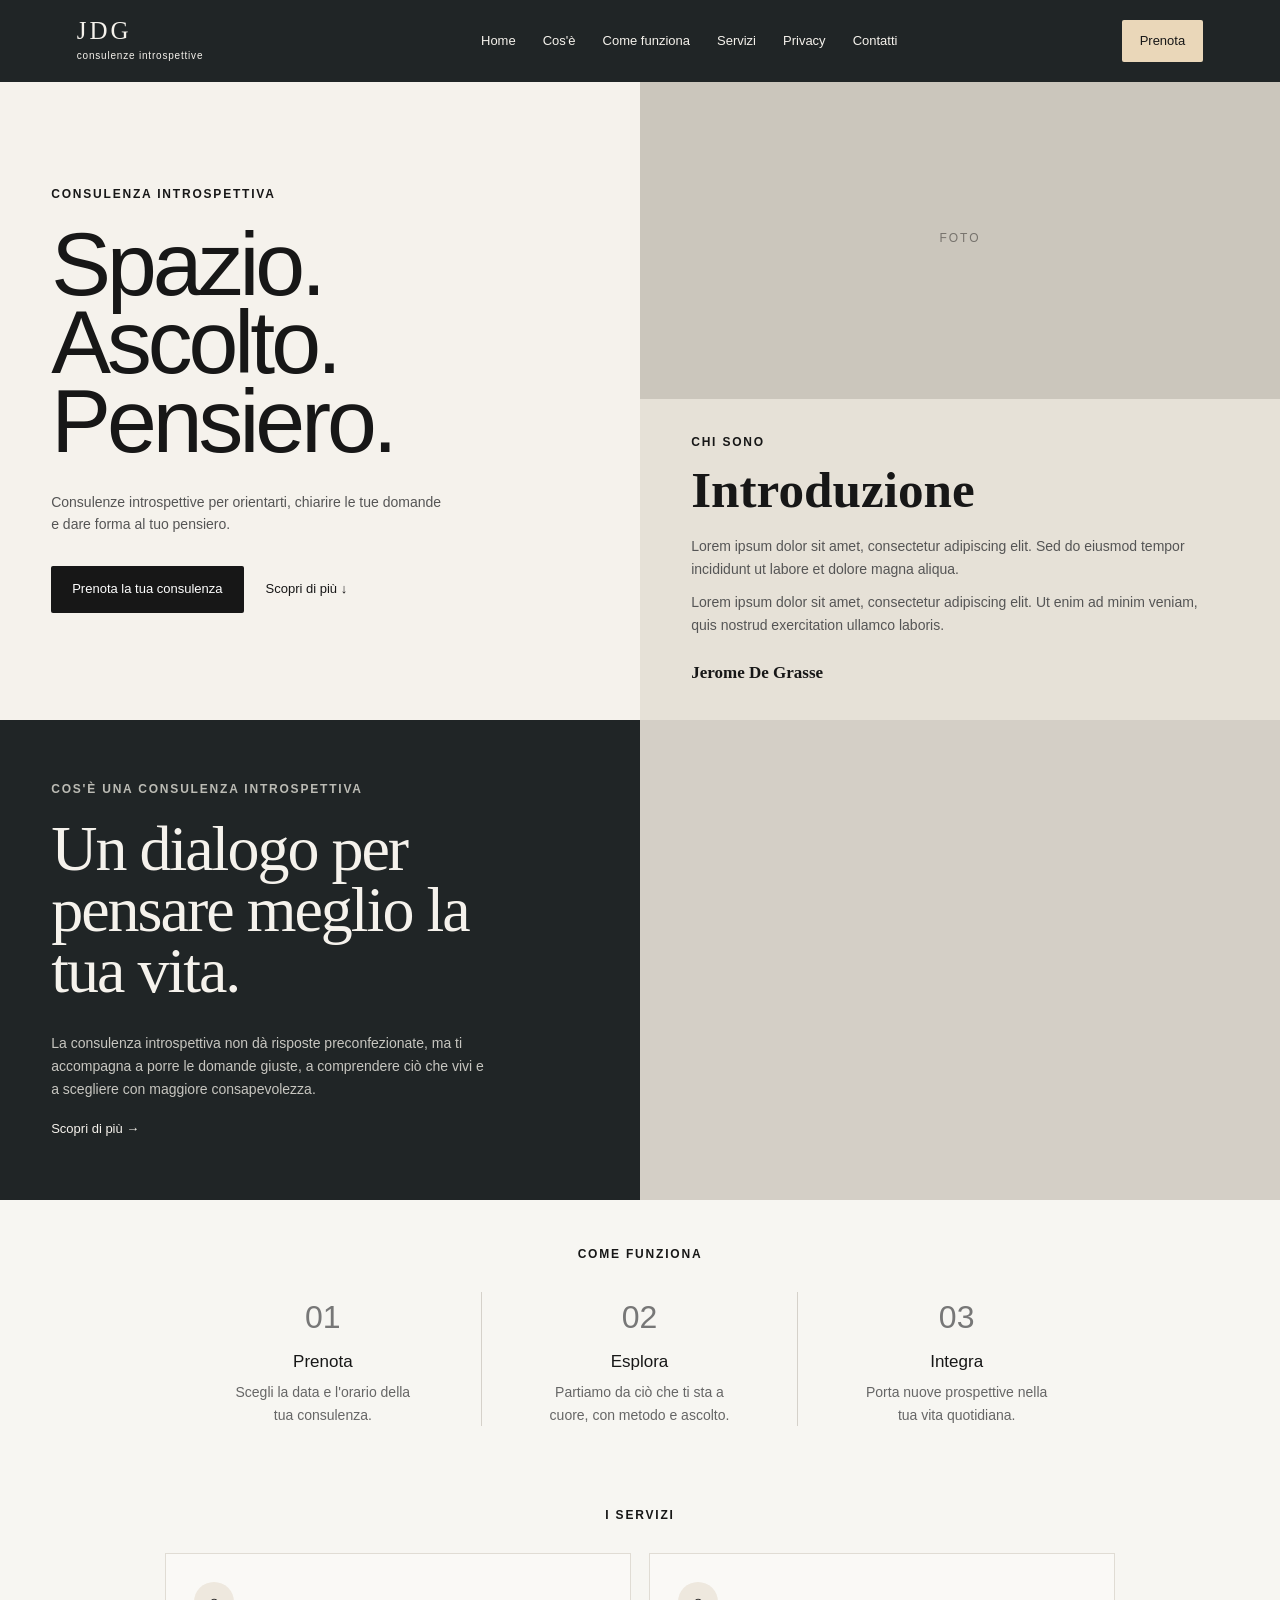
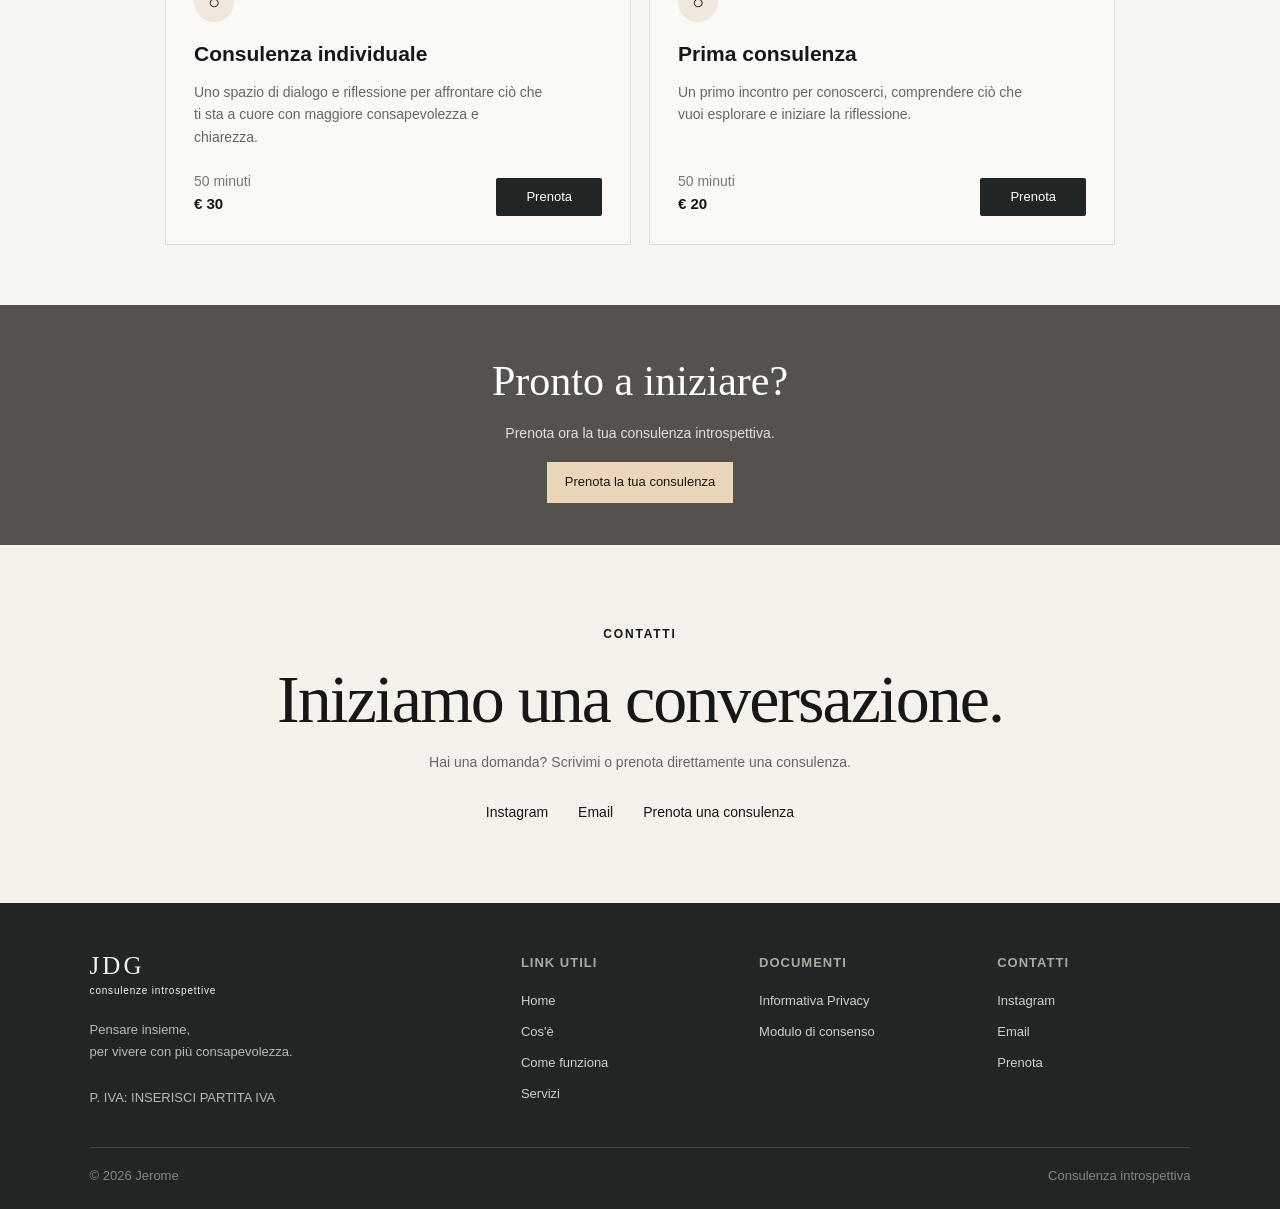
<file: index.html>
<!DOCTYPE html>
<html lang="it">

<head>
    <meta charset="UTF-8">
    <meta name="viewport" content="width=device-width, initial-scale=1.0">

    <title>JDG | Consulenze Introspettive</title>

    <link rel="stylesheet" href="style.css">
</head>

<body>

    <!-- =========================================
         HEADER
    ========================================== -->

    <header>

        <nav>

            <a href="index.html" class="logo">
                <span>JDG</span>
                <small>consulenze introspettive</small>
            </a>

            <div class="nav-links">

                <a href="index.html">Home</a>
                <a href="#about">Cos'è</a>
                <a href="#come-funziona">Come funziona</a>
                <a href="#services">Servizi</a>
                <a href="privacy.html">Privacy</a>
                <a href="#contact">Contatti</a>

            </div>

            <a
                href="https://www.calendly.com/brocco-giovanni-ufficiale/consulenza-filosofica"
                class="nav-button">

                Prenota

            </a>

        </nav>

    </header>


    <main>


        <!-- =========================================
             HERO

             LEFT 50% = HERO
             RIGHT 50% = JEROME
        ========================================== -->

        <section class="hero">


            <!-- LEFT SIDE -->

            <div class="hero-content">

                <p class="eyebrow">
                    CONSULENZA INTROSPETTIVA
                </p>

                <h1>
                    Spazio.<br>
                    Ascolto.<br>
                    Pensiero.
                </h1>

                <p class="hero-text">

                    Consulenze introspettive per orientarti,
                    chiarire le tue domande e dare forma
                    al tuo pensiero.

                </p>


                <div class="hero-buttons">

                    <a
                        href="https://www.calendly.com/brocco-giovanni-ufficiale/consulenza-filosofica"
                        class="button">

                        Prenota la tua consulenza

                    </a>


                    <a href="#about" class="text-link">

                        Scopri di più ↓

                    </a>

                </div>

            </div>


            <!-- =====================================
                 RIGHT SIDE

                 TOP HALF = PHOTO
                 BOTTOM HALF = INTRODUCTION
            ====================================== -->

            <div class="hero-right">


                <!-- TOP HALF: PHOTO -->

                <div class="intro-photo">

                    <!--
                    Quando avrai la foto:

                    1. Mettila nella cartella images
                    2. Chiamala jerome.jpg
                    3. Nel CSS trovi già:

                    background-image: url("images/jerome.jpg");

                    Per ora è commentato.
                    -->

                    <span class="photo-placeholder">
                        FOTO
                    </span>

                </div>


                <!-- BOTTOM HALF: INTRO -->

                <div class="intro-content">

                    <p class="eyebrow">
                        CHI SONO
                    </p>

                    <h2>
                        Introduzione
                    </h2>

                    <p>

                        Lorem ipsum dolor sit amet, consectetur
                        adipiscing elit. Sed do eiusmod tempor
                        incididunt ut labore et dolore magna aliqua.

                    </p>

                    <p>

                        Lorem ipsum dolor sit amet, consectetur
                        adipiscing elit. Ut enim ad minim veniam,
                        quis nostrud exercitation ullamco laboris.

                    </p>

                    <p class="intro-name">
                        Jerome De Grasse
                    </p>

                </div>


            </div>

        </section>


        <!-- =========================================
             ABOUT
        ========================================== -->

        <section id="about" class="about">


            <div class="about-text">

                <p class="eyebrow">
                    COS'È UNA CONSULENZA INTROSPETTIVA
                </p>

                <h2>

                    Un dialogo per pensare meglio
                    la tua vita.

                </h2>

                <p class="about-description">

                    La consulenza introspettiva non dà risposte
                    preconfezionate, ma ti accompagna a porre
                    le domande giuste, a comprendere ciò che vivi
                    e a scegliere con maggiore consapevolezza.

                </p>

                <a href="#come-funziona" class="light-link">

                    Scopri di più →

                </a>

            </div>


            <div class="about-image">

                <!--
                FUTURA IMMAGINE

                background-image: url("images/about.jpg");
                -->

            </div>


        </section>


        <!-- =========================================
             COME FUNZIONA
        ========================================== -->

        <section id="come-funziona" class="process">

            <p class="eyebrow section-title">
                COME FUNZIONA
            </p>


            <div class="process-list">


                <div class="process-item">

                    <span class="process-number">
                        01
                    </span>

                    <h3>
                        Prenota
                    </h3>

                    <p>

                        Scegli la data e l'orario
                        della tua consulenza.

                    </p>

                </div>


                <div class="process-item">

                    <span class="process-number">
                        02
                    </span>

                    <h3>
                        Esplora
                    </h3>

                    <p>

                        Partiamo da ciò che ti sta a cuore,
                        con metodo e ascolto.

                    </p>

                </div>


                <div class="process-item">

                    <span class="process-number">
                        03
                    </span>

                    <h3>
                        Integra
                    </h3>

                    <p>

                        Porta nuove prospettive
                        nella tua vita quotidiana.

                    </p>

                </div>


            </div>

        </section>


        <!-- =========================================
             SERVIZI
        ========================================== -->

        <section id="services" class="services">

            <p class="eyebrow section-title">
                I SERVIZI
            </p>


            <div class="service-list">


                <!-- INDIVIDUALE -->

                <div class="service-card">

                    <div class="service-icon">
                        ○
                    </div>

                    <h3>
                        Consulenza individuale
                    </h3>

                    <p>

                        Uno spazio di dialogo e riflessione
                        per affrontare ciò che ti sta a cuore
                        con maggiore consapevolezza e chiarezza.

                    </p>


                    <div class="service-bottom">

                        <div>

                            <span>
                                50 minuti
                            </span>

                            <strong>
                                € 30
                            </strong>

                        </div>


                        <a href="https://www.calendly.com/brocco-giovanni-ufficiale/consulenza-filosofica">

                            Prenota

                        </a>

                    </div>

                </div>


                <!-- PRIMA CONSULENZA -->

                <div class="service-card">

                    <div class="service-icon">
                        ○
                    </div>

                    <h3>
                        Prima consulenza
                    </h3>

                    <p>

                        Un primo incontro per conoscerci,
                        comprendere ciò che vuoi esplorare
                        e iniziare la riflessione.

                    </p>


                    <div class="service-bottom">

                        <div>

                            <span>
                                50 minuti
                            </span>

                            <strong>
                                € 20
                            </strong>

                        </div>


                        <a href="https://www.calendly.com/brocco-giovanni-ufficiale/consulenza-filosofica">

                            Prenota

                        </a>

                    </div>

                </div>


            </div>

        </section>


        <!-- =========================================
             CTA
        ========================================== -->

        <section class="cta">

            <div class="cta-image">
            </div>


            <div class="cta-content">

                <h2>
                    Pronto a iniziare?
                </h2>

                <p>

                    Prenota ora la tua
                    consulenza introspettiva.

                </p>

                <a
                    href="https://www.calendly.com/brocco-giovanni-ufficiale/consulenza-filosofica"
                    class="cta-button">

                    Prenota la tua consulenza

                </a>

            </div>

        </section>


        <!-- =========================================
             CONTACT
        ========================================== -->

        <section id="contact" class="contact">

            <p class="eyebrow">
                CONTATTI
            </p>

            <h2>
                Iniziamo una conversazione.
            </h2>

            <p>

                Hai una domanda? Scrivimi o prenota
                direttamente una consulenza.

            </p>


            <div class="contact-links">

                <a href="https://www.instagram.com/jeromedegrasse">
                    Instagram
                </a>

                <a href="mailto:brocco.giovanni.ufficiale@gmail.com">
                    Email
                </a>

                <a href="https://www.calendly.com/brocco-giovanni-ufficiale/consulenza-filosofica">
                    Prenota una consulenza
                </a>

            </div>

        </section>


    </main>


    <!-- =========================================
         FOOTER
    ========================================== -->

    <footer>

        <div class="footer-main">


            <div class="footer-brand">

                <a href="index.html" class="logo">

                    <span>
                        JDG
                    </span>

                    <small>
                        consulenze introspettive
                    </small>

                </a>


                <p>

                    Pensare insieme,<br>
                    per vivere con più consapevolezza.

                </p>


                <div class="footer-legal">

                    <p>
                        P. IVA: INSERISCI PARTITA IVA
                    </p>
<!--
                    <p>
                        PEC: INSERISCI PEC
                    </p>
-->
                </div>

            </div>


            <div class="footer-column">

                <h4>
                    LINK UTILI
                </h4>

                <a href="index.html">
                    Home
                </a>

                <a href="#about">
                    Cos'è
                </a>

                <a href="#come-funziona">
                    Come funziona
                </a>

                <a href="#services">
                    Servizi
                </a>

            </div>


            <div class="footer-column">

                <h4>
                    DOCUMENTI
                </h4>

                <a href="privacy.html">
                    Informativa Privacy
                </a>

                <a href="consenso.html">
                    Modulo di consenso
                </a>

            </div>


            <div class="footer-column">

                <h4>
                    CONTATTI
                </h4>

                <a href="https://www.instagram.com/jeromedegrasse">
                    Instagram
                </a>

                <a href="mailto:brocco.giovanni.ufficiale@gmail.com">
                    Email
                </a>

                <a href="https://www.calendly.com/brocco-giovanni-ufficiale/consulenza-filosofica">
                    Prenota
                </a>

            </div>


        </div>


        <div class="footer-bottom">

            <p>
                © 2026 Jerome
            </p>

            <p>
                Consulenza introspettiva
            </p>

        </div>

    </footer>


</body>

</html>
</file>
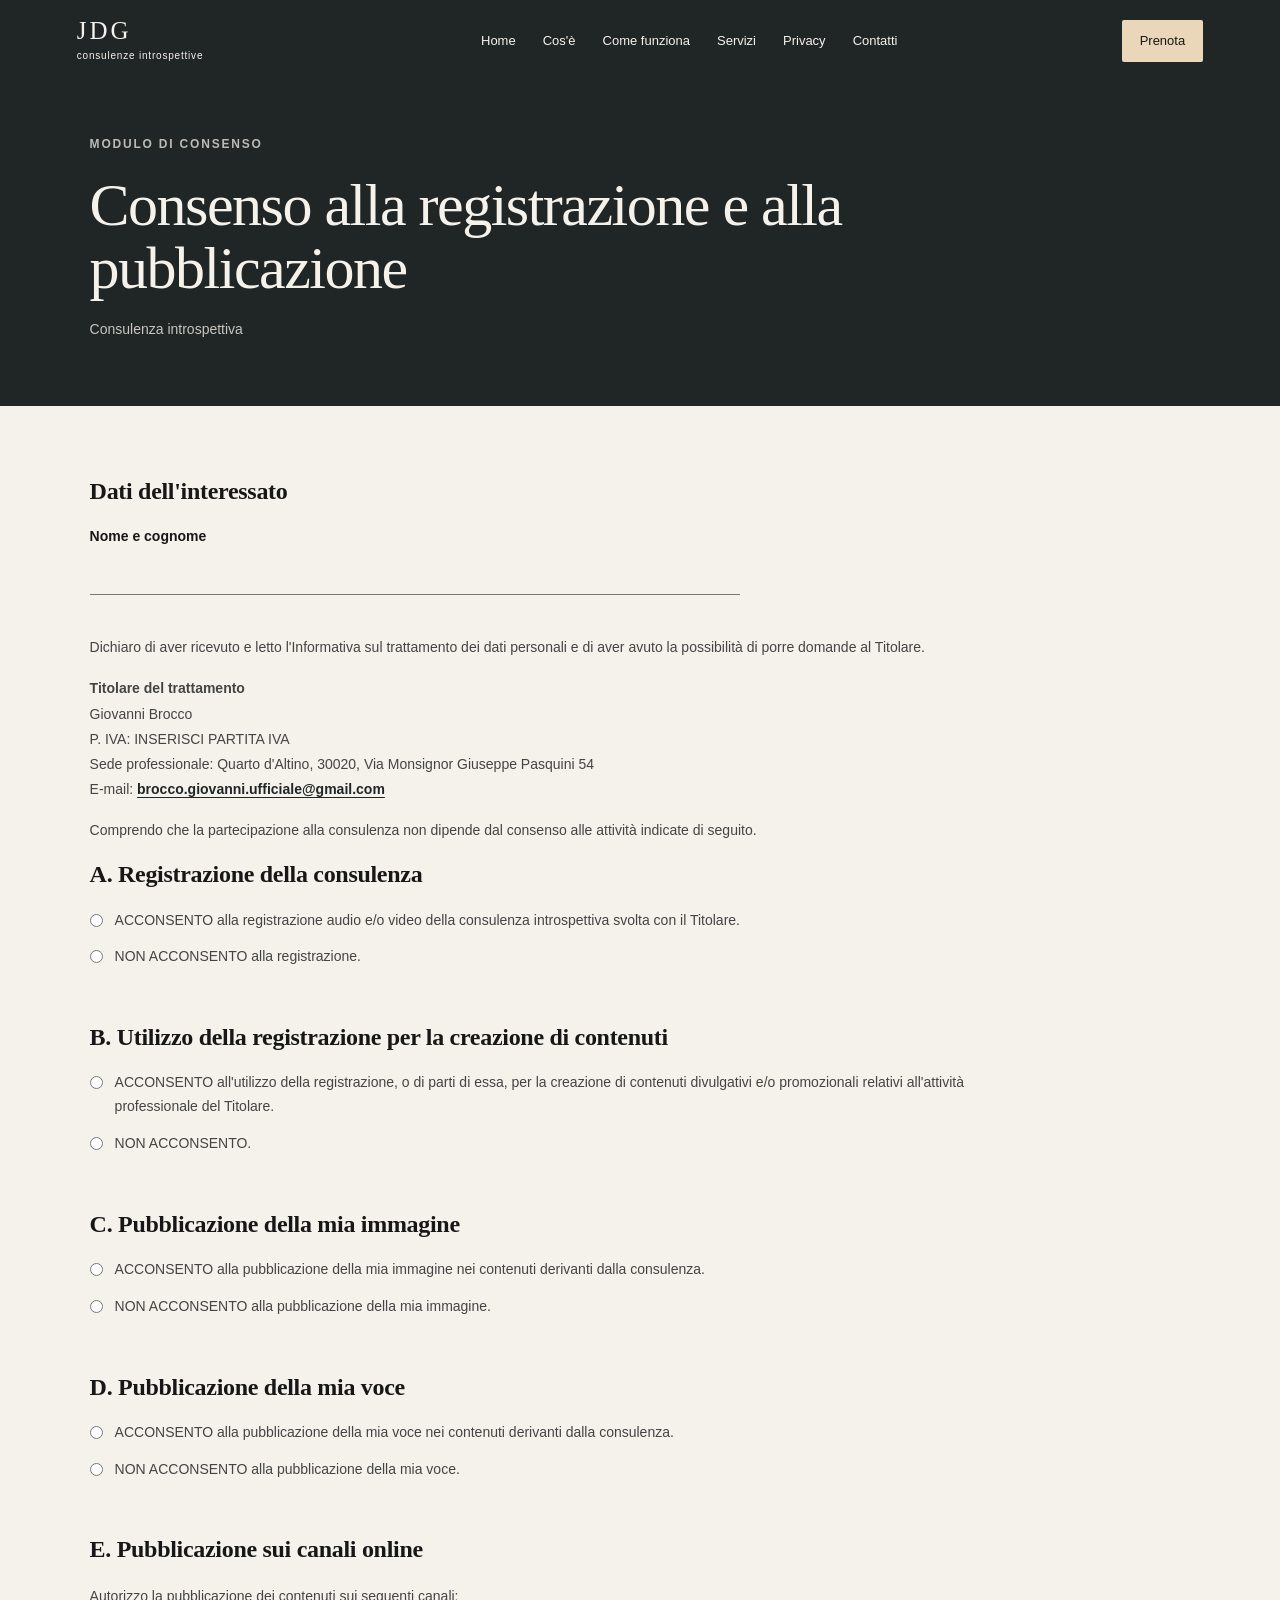
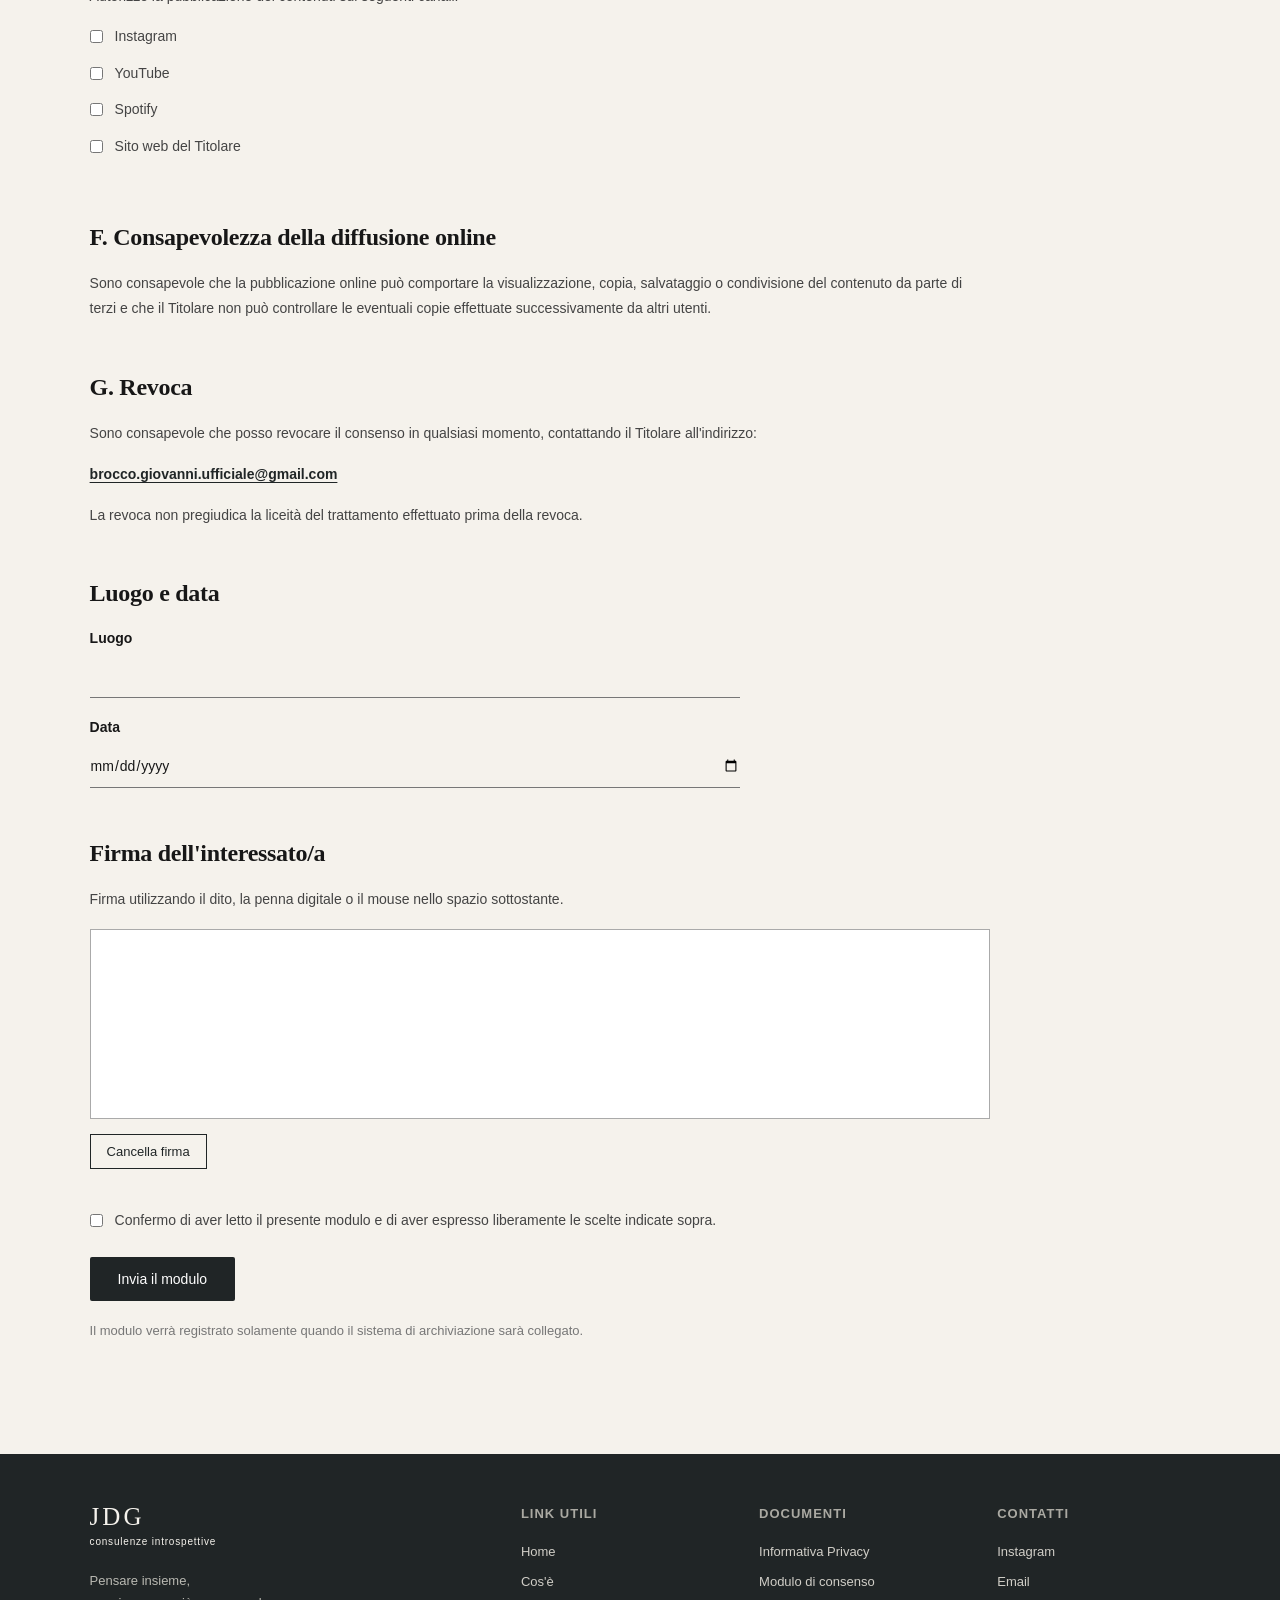
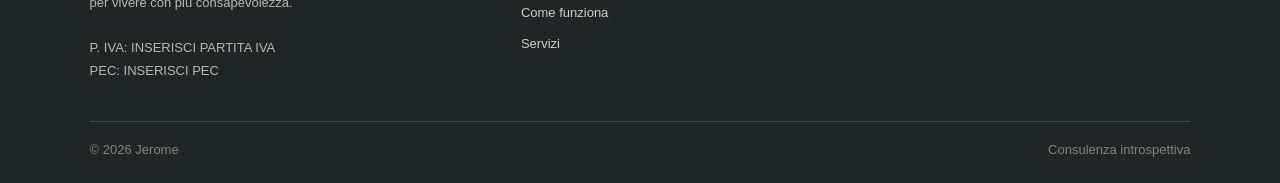
<file: consenso.html>
<!DOCTYPE html>
<html lang="it">

<head>

    <meta charset="UTF-8">

    <meta name="viewport"
          content="width=device-width, initial-scale=1.0">

    <title>
        Modulo di consenso | JDG
    </title>

    <link rel="stylesheet" href="style.css">

</head>


<body>


    <header>

        <nav>

            <a href="index.html" class="logo">

                <span>
                    JDG
                </span>

                <small>
                    consulenze introspettive
                </small>

            </a>


            <div class="nav-links">

                <a href="index.html">
                    Home
                </a>

                <a href="index.html#about">
                    Cos'è
                </a>

                <a href="index.html#come-funziona">
                    Come funziona
                </a>

                <a href="index.html#services">
                    Servizi
                </a>

                <a href="privacy.html">
                    Privacy
                </a>

                <a href="index.html#contact">
                    Contatti
                </a>

            </div>


            <a
                href="https://www.calendly.com/brocco-giovanni-ufficiale/consulenza-filosofica"
                class="nav-button">

                Prenota

            </a>

        </nav>

    </header>


    <main class="document-page">


        <!-- =========================================
             SAME HERO AS PRIVACY
        ========================================== -->

        <section class="document-hero">

            <p class="eyebrow">
                MODULO DI CONSENSO
            </p>

            <h1>

                Consenso alla registrazione
                e alla pubblicazione

            </h1>

            <p>

                Consulenza introspettiva

            </p>

        </section>


        <!-- =========================================
             SAME CONTENT STRUCTURE AS PRIVACY
        ========================================== -->

        <section class="document-content">


            <form id="consent-form">


                <!-- NAME -->

                <div class="document-form-section">

                    <h2>
                        Dati dell'interessato
                    </h2>

                    <label for="fullname">
                        Nome e cognome
                    </label>

                    <input
                        type="text"
                        id="fullname"
                        name="fullname"
                        required>

                </div>


                <p>

                    Dichiaro di aver ricevuto e letto
                    l'Informativa sul trattamento dei dati personali
                    e di aver avuto la possibilità di porre domande
                    al Titolare.

                </p>


                <p>

                    <strong>
                        Titolare del trattamento
                    </strong>

                    <br>

                    Giovanni Brocco

                    <br>

                    P. IVA:
                    INSERISCI PARTITA IVA

                    <br>

                    Sede professionale:
                    Quarto d'Altino, 30020,
                    Via Monsignor Giuseppe Pasquini 54

                    <br>

                    E-mail:

                    <a
                        href="mailto:brocco.giovanni.ufficiale@gmail.com"
                        class="document-link">

                        brocco.giovanni.ufficiale@gmail.com

                    </a>

                </p>


                <p>

                    Comprendo che la partecipazione alla consulenza
                    non dipende dal consenso alle attività
                    indicate di seguito.

                </p>


                <!-- =================================
                     A
                ================================== -->

                <fieldset class="document-form-section">

                    <legend>
                        A. Registrazione della consulenza
                    </legend>


                    <label class="form-choice">

                        <input
                            type="radio"
                            name="registrazione"
                            value="ACCONSENTO"
                            required>

                        <span>

                            ACCONSENTO alla registrazione audio
                            e/o video della consulenza introspettiva
                            svolta con il Titolare.

                        </span>

                    </label>


                    <label class="form-choice">

                        <input
                            type="radio"
                            name="registrazione"
                            value="NON ACCONSENTO">

                        <span>
                            NON ACCONSENTO alla registrazione.
                        </span>

                    </label>

                </fieldset>


                <!-- =================================
                     B
                ================================== -->

                <fieldset class="document-form-section">

                    <legend>

                        B. Utilizzo della registrazione
                        per la creazione di contenuti

                    </legend>


                    <label class="form-choice">

                        <input
                            type="radio"
                            name="utilizzo_registrazione"
                            value="ACCONSENTO"
                            required>

                        <span>

                            ACCONSENTO all'utilizzo della registrazione,
                            o di parti di essa, per la creazione
                            di contenuti divulgativi e/o promozionali
                            relativi all'attività professionale
                            del Titolare.

                        </span>

                    </label>


                    <label class="form-choice">

                        <input
                            type="radio"
                            name="utilizzo_registrazione"
                            value="NON ACCONSENTO">

                        <span>
                            NON ACCONSENTO.
                        </span>

                    </label>

                </fieldset>


                <!-- =================================
                     C
                ================================== -->

                <fieldset class="document-form-section">

                    <legend>
                        C. Pubblicazione della mia immagine
                    </legend>


                    <label class="form-choice">

                        <input
                            type="radio"
                            name="immagine"
                            value="ACCONSENTO"
                            required>

                        <span>

                            ACCONSENTO alla pubblicazione
                            della mia immagine nei contenuti
                            derivanti dalla consulenza.

                        </span>

                    </label>


                    <label class="form-choice">

                        <input
                            type="radio"
                            name="immagine"
                            value="NON ACCONSENTO">

                        <span>
                            NON ACCONSENTO alla pubblicazione
                            della mia immagine.
                        </span>

                    </label>

                </fieldset>


                <!-- =================================
                     D
                ================================== -->

                <fieldset class="document-form-section">

                    <legend>
                        D. Pubblicazione della mia voce
                    </legend>


                    <label class="form-choice">

                        <input
                            type="radio"
                            name="voce"
                            value="ACCONSENTO"
                            required>

                        <span>

                            ACCONSENTO alla pubblicazione
                            della mia voce nei contenuti
                            derivanti dalla consulenza.

                        </span>

                    </label>


                    <label class="form-choice">

                        <input
                            type="radio"
                            name="voce"
                            value="NON ACCONSENTO">

                        <span>
                            NON ACCONSENTO alla pubblicazione
                            della mia voce.
                        </span>

                    </label>

                </fieldset>


                <!-- =================================
                     E
                ================================== -->

                <fieldset class="document-form-section">

                    <legend>
                        E. Pubblicazione sui canali online
                    </legend>


                    <p>

                        Autorizzo la pubblicazione dei contenuti
                        sui seguenti canali:

                    </p>


                    <label class="form-choice">

                        <input
                            type="checkbox"
                            name="canali"
                            value="Instagram">

                        <span>
                            Instagram
                        </span>

                    </label>


                    <label class="form-choice">

                        <input
                            type="checkbox"
                            name="canali"
                            value="YouTube">

                        <span>
                            YouTube
                        </span>

                    </label>


                    <label class="form-choice">

                        <input
                            type="checkbox"
                            name="canali"
                            value="Spotify">

                        <span>
                            Spotify
                        </span>

                    </label>


                    <label class="form-choice">

                        <input
                            type="checkbox"
                            name="canali"
                            value="Sito web del Titolare">

                        <span>
                            Sito web del Titolare
                        </span>

                    </label>

                </fieldset>


                <!-- =================================
                     F
                ================================== -->

                <div class="document-form-section">

                    <h2>
                        F. Consapevolezza della diffusione online
                    </h2>

                    <p>

                        Sono consapevole che la pubblicazione online
                        può comportare la visualizzazione, copia,
                        salvataggio o condivisione del contenuto
                        da parte di terzi e che il Titolare non può
                        controllare le eventuali copie effettuate
                        successivamente da altri utenti.

                    </p>

                </div>


                <!-- =================================
                     G
                ================================== -->

                <div class="document-form-section">

                    <h2>
                        G. Revoca
                    </h2>

                    <p>

                        Sono consapevole che posso revocare
                        il consenso in qualsiasi momento,
                        contattando il Titolare all'indirizzo:

                    </p>

                    <p>

                        <a
                            href="mailto:brocco.giovanni.ufficiale@gmail.com"
                            class="document-link">

                            brocco.giovanni.ufficiale@gmail.com

                        </a>

                    </p>

                    <p>

                        La revoca non pregiudica la liceità
                        del trattamento effettuato prima
                        della revoca.

                    </p>

                </div>


                <!-- =================================
                     DATE
                ================================== -->

                <div class="document-form-section">

                    <h2>
                        Luogo e data
                    </h2>


                    <label for="place">
                        Luogo
                    </label>

                    <input
                        type="text"
                        id="place"
                        name="place"
                        required>


                    <label for="date">
                        Data
                    </label>

                    <input
                        type="date"
                        id="date"
                        name="date"
                        required>

                </div>


                <!-- =================================
                     SIGNATURE
                ================================== -->

                <div class="document-form-section">

                    <h2>
                        Firma dell'interessato/a
                    </h2>

                    <p>

                        Firma utilizzando il dito,
                        la penna digitale o il mouse
                        nello spazio sottostante.

                    </p>


                    <canvas
                        id="signature-pad"
                        class="signature-pad">
                    </canvas>


                    <input
                        type="hidden"
                        id="signature-data"
                        name="signature">


                    <button
                        type="button"
                        id="clear-signature"
                        class="secondary-button">

                        Cancella firma

                    </button>

                </div>


                <!-- =================================
                     FINAL CONFIRMATION
                ================================== -->

                <label class="final-confirmation">

                    <input
                        type="checkbox"
                        name="conferma"
                        value="SI"
                        required>

                    <span>

                        Confermo di aver letto il presente modulo
                        e di aver espresso liberamente le scelte
                        indicate sopra.

                    </span>

                </label>


                <!-- =================================
                     SUBMIT
                ================================== -->

                <button
                    type="submit"
                    class="submit-button">

                    Invia il modulo

                </button>


                <p
                    id="form-status"
                    class="form-status">

                    Il modulo verrà registrato solamente
                    quando il sistema di archiviazione
                    sarà collegato.

                </p>


            </form>


        </section>

    </main>


    <!-- =========================================
         FOOTER
    ========================================== -->

    <footer>

        <div class="footer-main">


            <div class="footer-brand">

                <a href="index.html" class="logo">

                    <span>
                        JDG
                    </span>

                    <small>
                        consulenze introspettive
                    </small>

                </a>


                <p>

                    Pensare insieme,<br>
                    per vivere con più consapevolezza.

                </p>


                <div class="footer-legal">

                    <p>
                        P. IVA: INSERISCI PARTITA IVA
                    </p>

                    <p>
                        PEC: INSERISCI PEC
                    </p>

                </div>

            </div>


            <div class="footer-column">

                <h4>
                    LINK UTILI
                </h4>

                <a href="index.html">
                    Home
                </a>

                <a href="index.html#about">
                    Cos'è
                </a>

                <a href="index.html#come-funziona">
                    Come funziona
                </a>

                <a href="index.html#services">
                    Servizi
                </a>

            </div>


            <div class="footer-column">

                <h4>
                    DOCUMENTI
                </h4>

                <a href="privacy.html">
                    Informativa Privacy
                </a>

                <a href="consenso.html">
                    Modulo di consenso
                </a>

            </div>


            <div class="footer-column">

                <h4>
                    CONTATTI
                </h4>

                <a href="https://www.instagram.com/jeromedegrasse">
                    Instagram
                </a>

                <a href="mailto:brocco.giovanni.ufficiale@gmail.com">
                    Email
                </a>

            </div>


        </div>


        <div class="footer-bottom">

            <p>
                © 2026 Jerome
            </p>

            <p>
                Consulenza introspettiva
            </p>

        </div>

    </footer>


    <!-- =========================================
         SIGNATURE FRONTEND
    ========================================== -->

    <script>

        const canvas =
            document.getElementById("signature-pad");

        const context =
            canvas.getContext("2d");

        const clearButton =
            document.getElementById("clear-signature");

        const form =
            document.getElementById("consent-form");

        const signatureData =
            document.getElementById("signature-data");

        const formStatus =
            document.getElementById("form-status");

        let drawing = false;

        let hasSignature = false;


        function setupCanvas() {

            const ratio =
                Math.max(
                    window.devicePixelRatio || 1,
                    1
                );

            const rect =
                canvas.getBoundingClientRect();


            canvas.width =
                rect.width * ratio;

            canvas.height =
                rect.height * ratio;


            context.setTransform(
                ratio,
                0,
                0,
                ratio,
                0,
                0
            );


            context.lineWidth = 2;

            context.lineCap = "round";

            context.lineJoin = "round";

            context.strokeStyle = "#171717";

        }


        setupCanvas();


        function getPosition(event) {

            const rect =
                canvas.getBoundingClientRect();


            const pointer =
                event.touches
                    ? event.touches[0]
                    : event;


            return {

                x:
                    pointer.clientX -
                    rect.left,

                y:
                    pointer.clientY -
                    rect.top

            };

        }


        function startDrawing(event) {

            event.preventDefault();


            drawing = true;

            hasSignature = true;


            const point =
                getPosition(event);


            context.beginPath();


            context.moveTo(
                point.x,
                point.y
            );

        }


        function draw(event) {

            if (!drawing) {
                return;
            }


            event.preventDefault();


            const point =
                getPosition(event);


            context.lineTo(
                point.x,
                point.y
            );


            context.stroke();

        }


        function stopDrawing() {

            drawing = false;

        }


        canvas.addEventListener(
            "mousedown",
            startDrawing
        );


        canvas.addEventListener(
            "mousemove",
            draw
        );


        window.addEventListener(
            "mouseup",
            stopDrawing
        );


        canvas.addEventListener(
            "touchstart",
            startDrawing,
            {
                passive: false
            }
        );


        canvas.addEventListener(
            "touchmove",
            draw,
            {
                passive: false
            }
        );


        canvas.addEventListener(
            "touchend",
            stopDrawing
        );


        clearButton.addEventListener(
            "click",
            function () {

                context.clearRect(
                    0,
                    0,
                    canvas.width,
                    canvas.height
                );


                hasSignature = false;

                signatureData.value = "";

                formStatus.textContent =
                    "";

            }
        );


        form.addEventListener(
            "submit",
            function (event) {

                event.preventDefault();


                if (!hasSignature) {

                    formStatus.textContent =
                        "Inserisci la firma prima di inviare.";

                    return;

                }


                signatureData.value =
                    canvas.toDataURL("image/png");


                /*
                =========================================
                BACKEND

                QUI collegheremo Cloudflare.

                Quando il backend sarà pronto,
                questo blocco verrà sostituito
                dalla richiesta al server.

                NON stiamo fingendo che il modulo
                sia stato salvato quando non lo è.
                =========================================
                */


                formStatus.textContent =

                    "Modulo compilato correttamente. " +

                    "Il sistema di archiviazione online " +

                    "deve ancora essere collegato prima " +

                    "che questo modulo possa essere utilizzato.";

            }
        );

    </script>


</body>

</html>
</file>
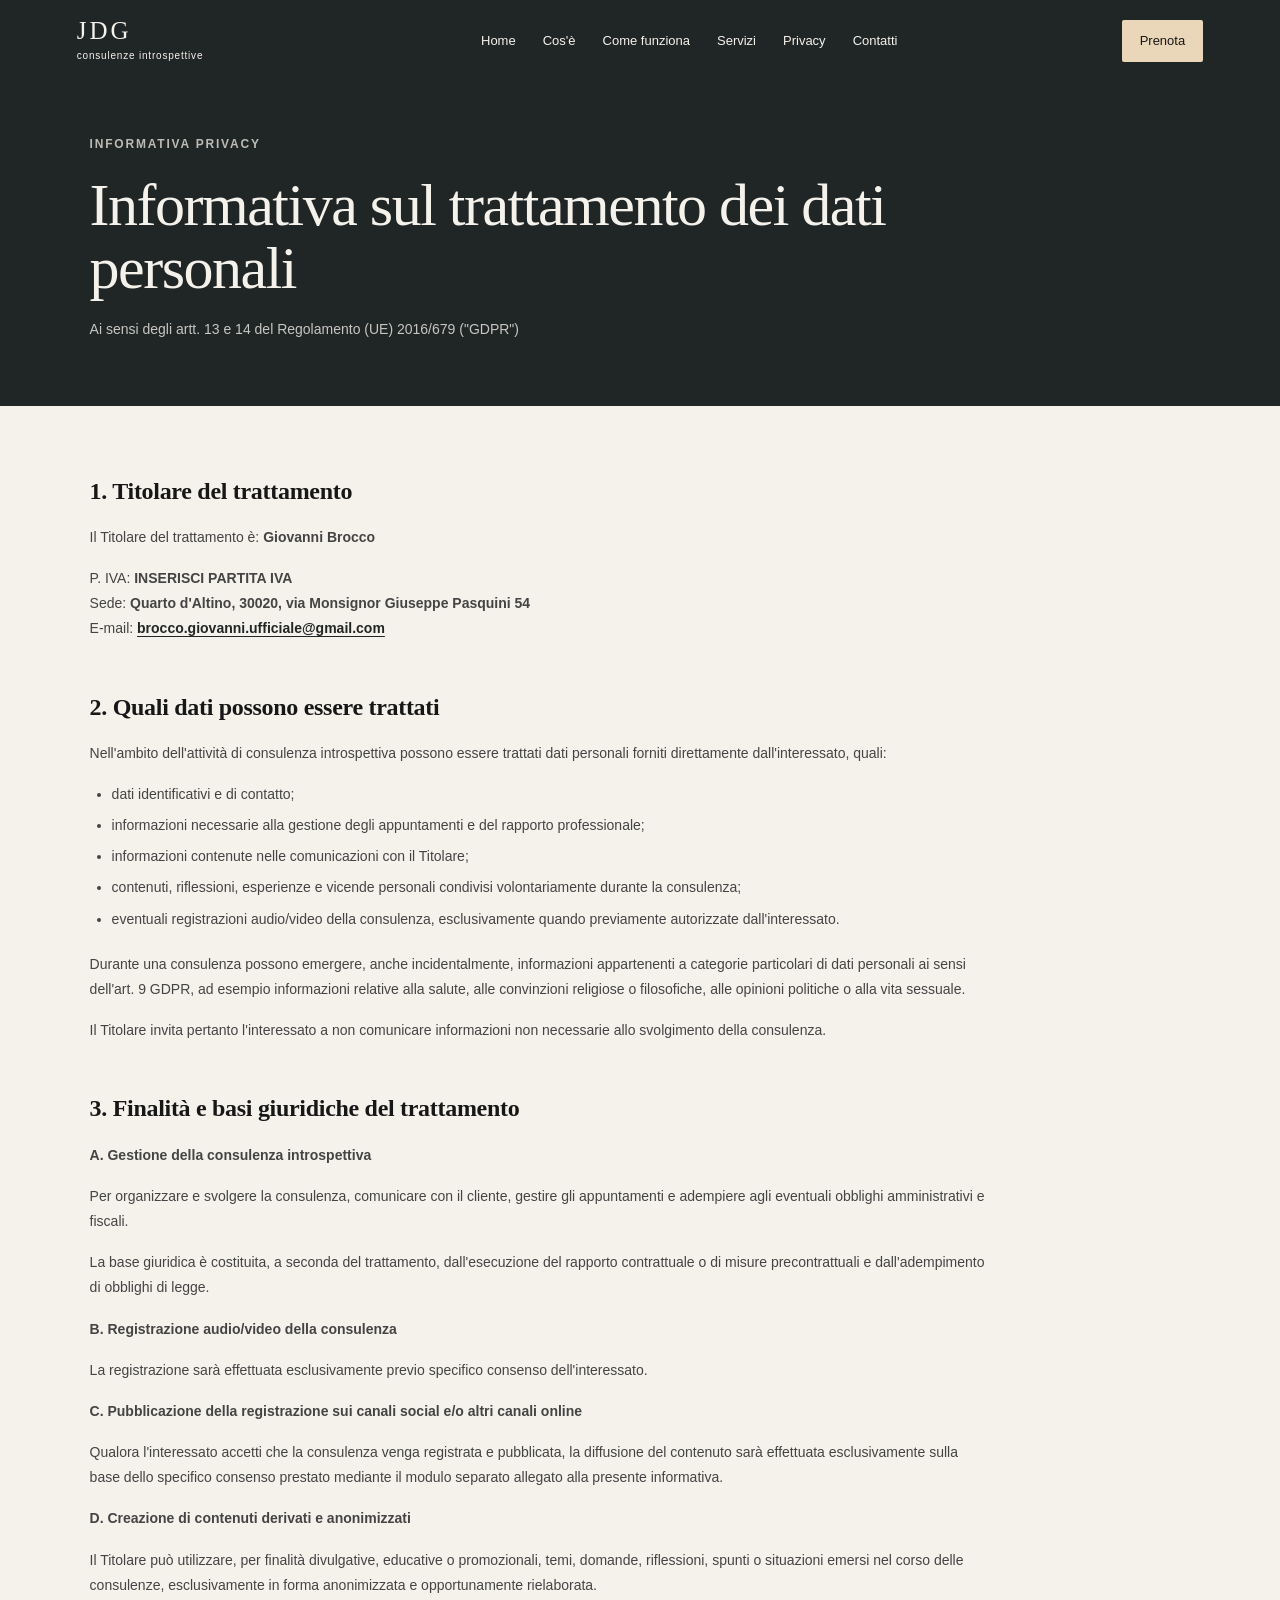
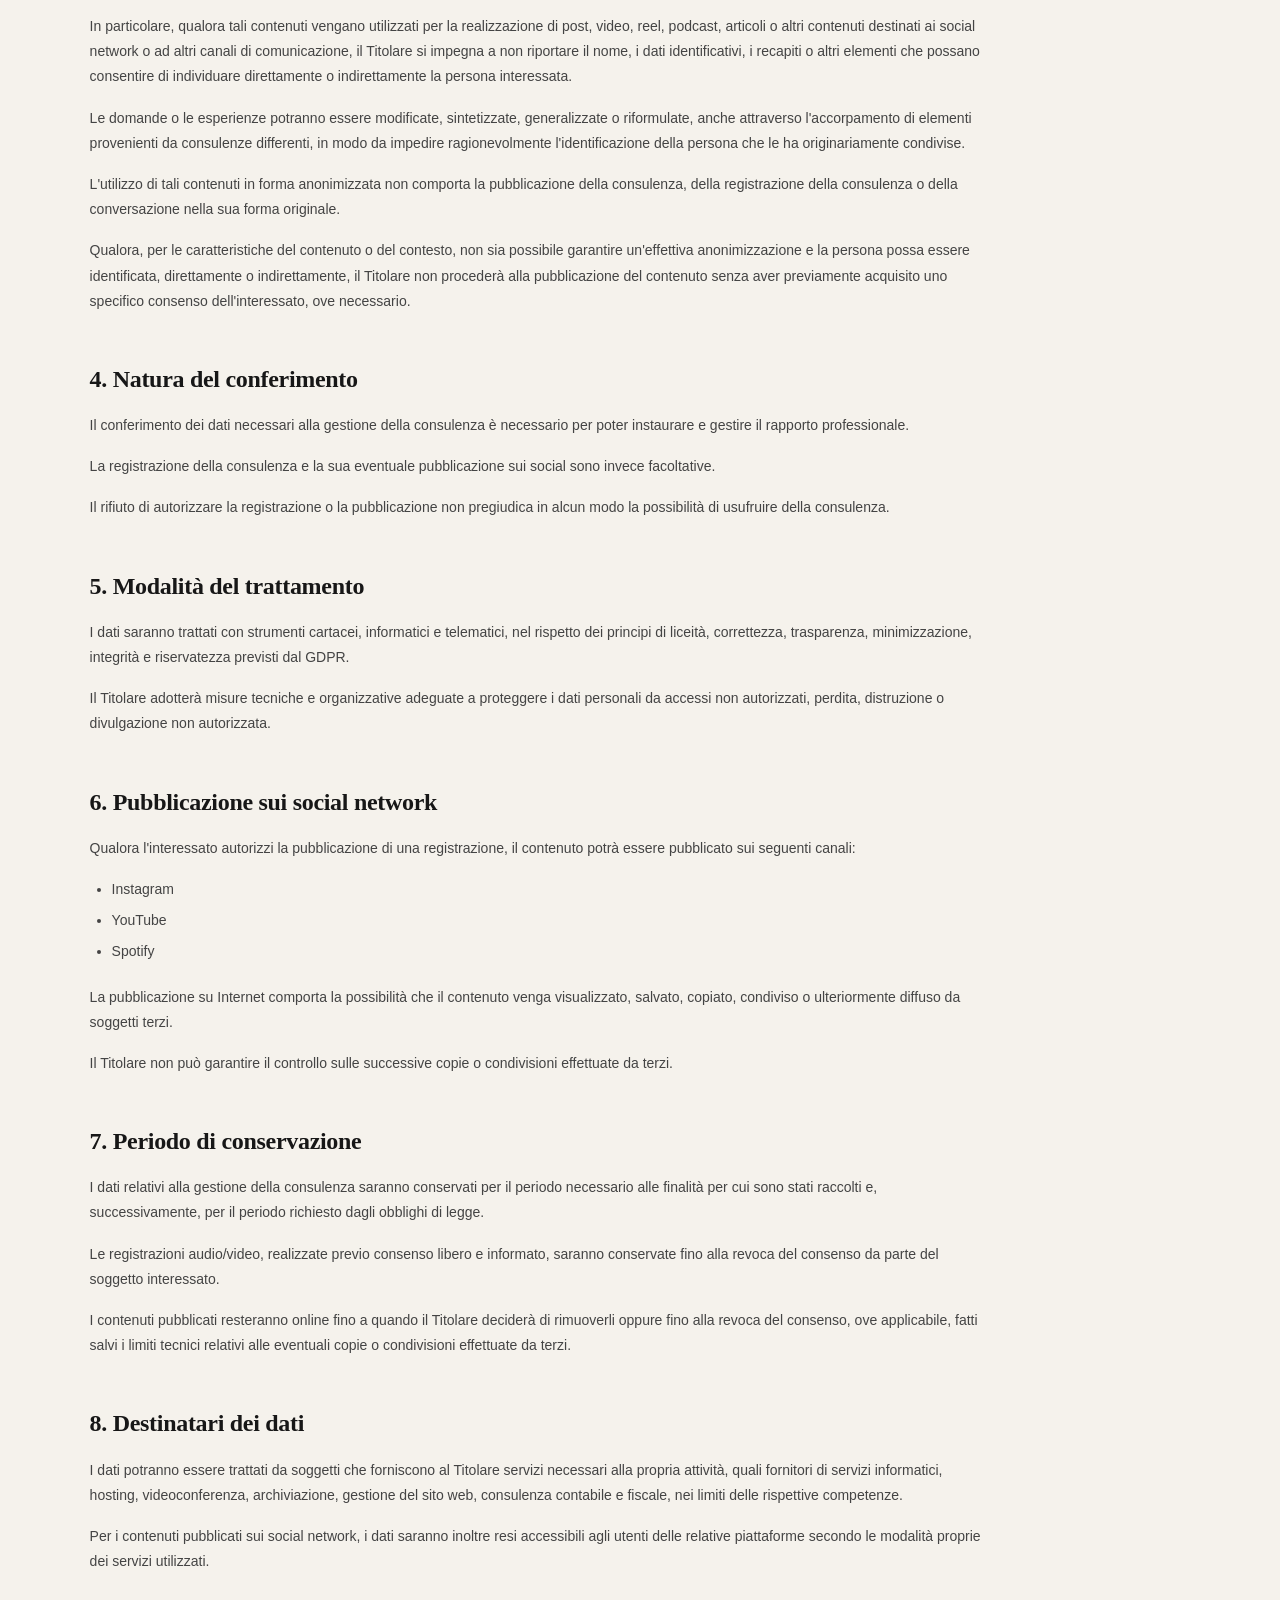
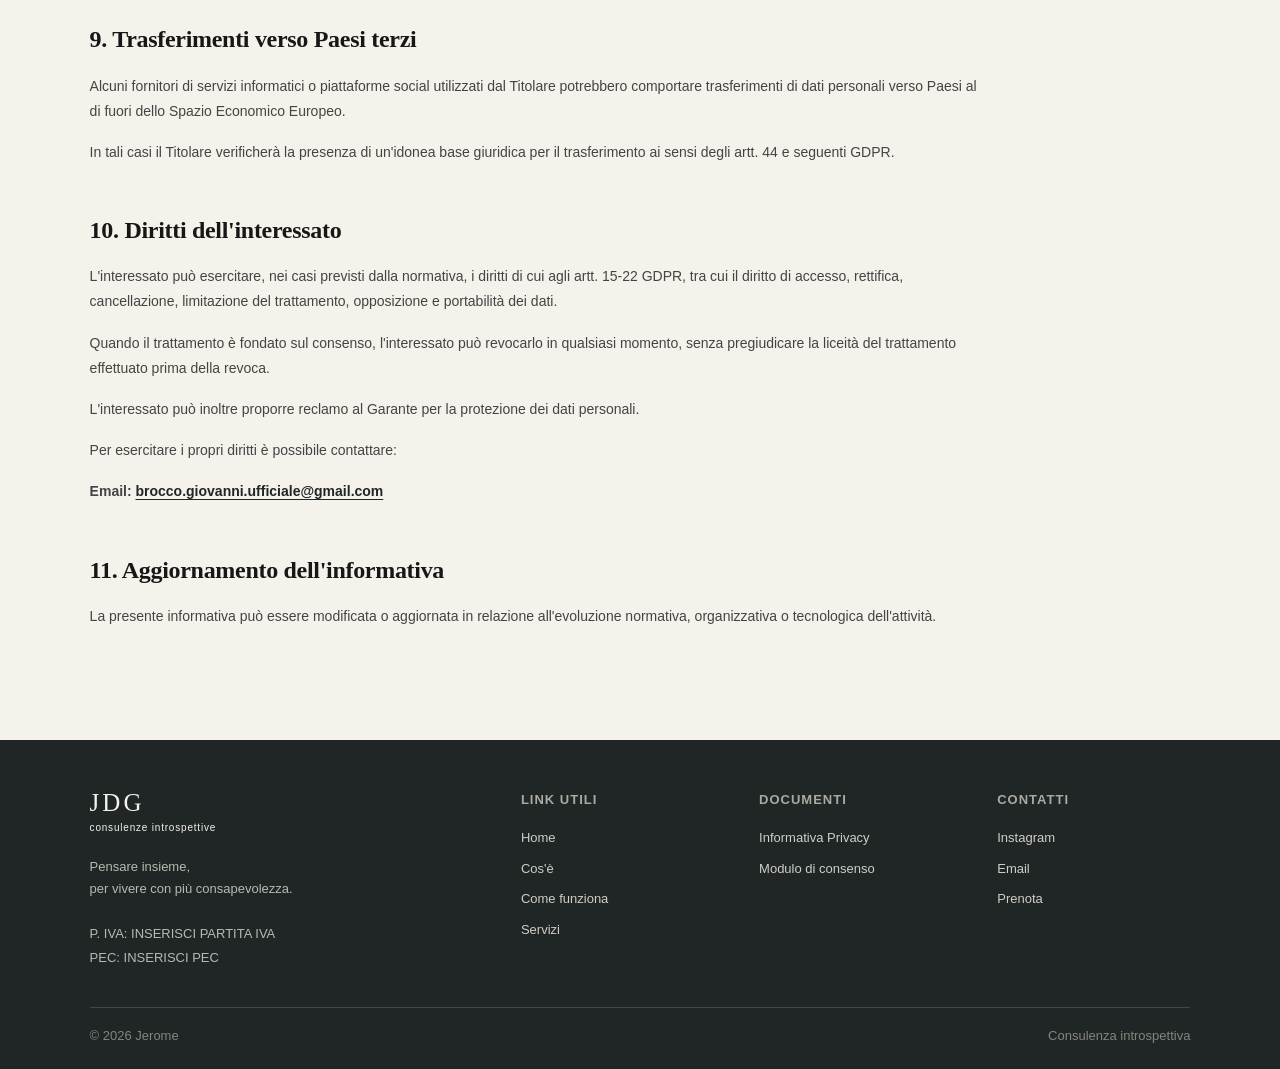
<file: privacy.html>
<!DOCTYPE html>
<html lang="it">

<head>

    <meta charset="UTF-8">

    <meta name="viewport"
          content="width=device-width, initial-scale=1.0">

    <title>
        Informativa Privacy | JDG
    </title>

    <link rel="stylesheet" href="style.css">

</head>


<body>


    <header>

        <nav>

            <a href="index.html" class="logo">

                <span>
                    JDG
                </span>

                <small>
                    consulenze introspettive
                </small>

            </a>


            <div class="nav-links">

                <a href="index.html">
                    Home
                </a>

                <a href="index.html#about">
                    Cos'è
                </a>

                <a href="index.html#come-funziona">
                    Come funziona
                </a>

                <a href="index.html#services">
                    Servizi
                </a>

                <a href="privacy.html">
                    Privacy
                </a>

                <a href="index.html#contact">
                    Contatti
                </a>

            </div>


            <a
                href="https://www.calendly.com/brocco-giovanni-ufficiale/consulenza-filosofica"
                class="nav-button">

                Prenota

            </a>

        </nav>

    </header>


    <main class="document-page">


        <!-- =========================================
             DOCUMENT HERO
        ========================================== -->

        <section class="document-hero">

            <p class="eyebrow">
                INFORMATIVA PRIVACY
            </p>

            <h1>

                Informativa sul trattamento
                dei dati personali

            </h1>

            <p>

                Ai sensi degli artt. 13 e 14 del
                Regolamento (UE) 2016/679 ("GDPR")

            </p>

        </section>


        <!-- =========================================
             DOCUMENT CONTENT
        ========================================== -->

        <section class="document-content">


            <h2>
                1. Titolare del trattamento
            </h2>

            <p>

                Il Titolare del trattamento è:
                <strong>Giovanni Brocco</strong>

            </p>

            <p>

                P. IVA:
                <strong>INSERISCI PARTITA IVA</strong>

                <br>

                Sede:
                <strong>
                    Quarto d'Altino, 30020,
                    via Monsignor Giuseppe Pasquini 54
                </strong>

                <br>

                E-mail:

                <a
                    href="mailto:brocco.giovanni.ufficiale@gmail.com"
                    class="document-link">

                    brocco.giovanni.ufficiale@gmail.com

                </a>

            </p>


            <h2>
                2. Quali dati possono essere trattati
            </h2>

            <p>

                Nell'ambito dell'attività di consulenza introspettiva
                possono essere trattati dati personali forniti
                direttamente dall'interessato, quali:

            </p>


            <ul>

                <li>
                    dati identificativi e di contatto;
                </li>

                <li>

                    informazioni necessarie alla gestione
                    degli appuntamenti e del rapporto professionale;

                </li>

                <li>

                    informazioni contenute nelle comunicazioni
                    con il Titolare;

                </li>

                <li>

                    contenuti, riflessioni, esperienze e vicende
                    personali condivisi volontariamente durante
                    la consulenza;

                </li>

                <li>

                    eventuali registrazioni audio/video della
                    consulenza, esclusivamente quando previamente
                    autorizzate dall'interessato.

                </li>

            </ul>


            <p>

                Durante una consulenza possono emergere,
                anche incidentalmente, informazioni appartenenti
                a categorie particolari di dati personali ai sensi
                dell'art. 9 GDPR, ad esempio informazioni relative
                alla salute, alle convinzioni religiose o filosofiche,
                alle opinioni politiche o alla vita sessuale.

            </p>


            <p>

                Il Titolare invita pertanto l'interessato
                a non comunicare informazioni non necessarie
                allo svolgimento della consulenza.

            </p>


            <h2>
                3. Finalità e basi giuridiche del trattamento
            </h2>


            <p>
                <strong>
                    A. Gestione della consulenza introspettiva
                </strong>
            </p>


            <p>

                Per organizzare e svolgere la consulenza,
                comunicare con il cliente, gestire gli appuntamenti
                e adempiere agli eventuali obblighi amministrativi
                e fiscali.

            </p>


            <p>

                La base giuridica è costituita, a seconda
                del trattamento, dall'esecuzione del rapporto
                contrattuale o di misure precontrattuali
                e dall'adempimento di obblighi di legge.

            </p>


            <p>
                <strong>
                    B. Registrazione audio/video della consulenza
                </strong>
            </p>


            <p>

                La registrazione sarà effettuata esclusivamente
                previo specifico consenso dell'interessato.

            </p>


            <p>

                <strong>

                    C. Pubblicazione della registrazione sui canali
                    social e/o altri canali online

                </strong>

            </p>


            <p>

                Qualora l'interessato accetti che la consulenza
                venga registrata e pubblicata, la diffusione del
                contenuto sarà effettuata esclusivamente sulla base
                dello specifico consenso prestato mediante il modulo
                separato allegato alla presente informativa.

            </p>


            <p>

                <strong>
                    D. Creazione di contenuti derivati e anonimizzati
                </strong>

            </p>


            <p>

                Il Titolare può utilizzare, per finalità divulgative,
                educative o promozionali, temi, domande, riflessioni,
                spunti o situazioni emersi nel corso delle consulenze,
                esclusivamente in forma anonimizzata e opportunamente
                rielaborata.

            </p>


            <p>

                In particolare, qualora tali contenuti vengano
                utilizzati per la realizzazione di post, video,
                reel, podcast, articoli o altri contenuti destinati
                ai social network o ad altri canali di comunicazione,
                il Titolare si impegna a non riportare il nome,
                i dati identificativi, i recapiti o altri elementi
                che possano consentire di individuare direttamente
                o indirettamente la persona interessata.

            </p>


            <p>

                Le domande o le esperienze potranno essere modificate,
                sintetizzate, generalizzate o riformulate, anche
                attraverso l'accorpamento di elementi provenienti
                da consulenze differenti, in modo da impedire
                ragionevolmente l'identificazione della persona
                che le ha originariamente condivise.

            </p>


            <p>

                L'utilizzo di tali contenuti in forma anonimizzata
                non comporta la pubblicazione della consulenza,
                della registrazione della consulenza o della
                conversazione nella sua forma originale.

            </p>


            <p>

                Qualora, per le caratteristiche del contenuto
                o del contesto, non sia possibile garantire
                un'effettiva anonimizzazione e la persona possa
                essere identificata, direttamente o indirettamente,
                il Titolare non procederà alla pubblicazione
                del contenuto senza aver previamente acquisito
                uno specifico consenso dell'interessato,
                ove necessario.

            </p>


            <h2>
                4. Natura del conferimento
            </h2>


            <p>

                Il conferimento dei dati necessari alla gestione
                della consulenza è necessario per poter instaurare
                e gestire il rapporto professionale.

            </p>


            <p>

                La registrazione della consulenza e la sua eventuale
                pubblicazione sui social sono invece facoltative.

            </p>


            <p>

                Il rifiuto di autorizzare la registrazione
                o la pubblicazione non pregiudica in alcun modo
                la possibilità di usufruire della consulenza.

            </p>


            <h2>
                5. Modalità del trattamento
            </h2>


            <p>

                I dati saranno trattati con strumenti cartacei,
                informatici e telematici, nel rispetto dei principi
                di liceità, correttezza, trasparenza, minimizzazione,
                integrità e riservatezza previsti dal GDPR.

            </p>


            <p>

                Il Titolare adotterà misure tecniche e organizzative
                adeguate a proteggere i dati personali da accessi
                non autorizzati, perdita, distruzione o divulgazione
                non autorizzata.

            </p>


            <h2>
                6. Pubblicazione sui social network
            </h2>


            <p>

                Qualora l'interessato autorizzi la pubblicazione
                di una registrazione, il contenuto potrà essere
                pubblicato sui seguenti canali:

            </p>


            <ul>

                <li>
                    Instagram
                </li>

                <li>
                    YouTube
                </li>

                <li>
                    Spotify
                </li>

            </ul>


            <p>

                La pubblicazione su Internet comporta la possibilità
                che il contenuto venga visualizzato, salvato, copiato,
                condiviso o ulteriormente diffuso da soggetti terzi.

            </p>


            <p>

                Il Titolare non può garantire il controllo sulle
                successive copie o condivisioni effettuate da terzi.

            </p>


            <h2>
                7. Periodo di conservazione
            </h2>


            <p>

                I dati relativi alla gestione della consulenza saranno
                conservati per il periodo necessario alle finalità
                per cui sono stati raccolti e, successivamente,
                per il periodo richiesto dagli obblighi di legge.

            </p>


            <p>

                Le registrazioni audio/video, realizzate previo
                consenso libero e informato, saranno conservate fino
                alla revoca del consenso da parte del soggetto
                interessato.

            </p>


            <p>

                I contenuti pubblicati resteranno online fino
                a quando il Titolare deciderà di rimuoverli oppure
                fino alla revoca del consenso, ove applicabile,
                fatti salvi i limiti tecnici relativi alle eventuali
                copie o condivisioni effettuate da terzi.

            </p>


            <h2>
                8. Destinatari dei dati
            </h2>


            <p>

                I dati potranno essere trattati da soggetti
                che forniscono al Titolare servizi necessari
                alla propria attività, quali fornitori di servizi
                informatici, hosting, videoconferenza, archiviazione,
                gestione del sito web, consulenza contabile e fiscale,
                nei limiti delle rispettive competenze.

            </p>


            <p>

                Per i contenuti pubblicati sui social network,
                i dati saranno inoltre resi accessibili agli utenti
                delle relative piattaforme secondo le modalità
                proprie dei servizi utilizzati.

            </p>


            <h2>
                9. Trasferimenti verso Paesi terzi
            </h2>


            <p>

                Alcuni fornitori di servizi informatici o piattaforme
                social utilizzati dal Titolare potrebbero comportare
                trasferimenti di dati personali verso Paesi
                al di fuori dello Spazio Economico Europeo.

            </p>


            <p>

                In tali casi il Titolare verificherà la presenza
                di un'idonea base giuridica per il trasferimento
                ai sensi degli artt. 44 e seguenti GDPR.

            </p>


            <h2>
                10. Diritti dell'interessato
            </h2>


            <p>

                L'interessato può esercitare, nei casi previsti
                dalla normativa, i diritti di cui agli artt. 15-22
                GDPR, tra cui il diritto di accesso, rettifica,
                cancellazione, limitazione del trattamento,
                opposizione e portabilità dei dati.

            </p>


            <p>

                Quando il trattamento è fondato sul consenso,
                l'interessato può revocarlo in qualsiasi momento,
                senza pregiudicare la liceità del trattamento
                effettuato prima della revoca.

            </p>


            <p>

                L'interessato può inoltre proporre reclamo
                al Garante per la protezione dei dati personali.

            </p>


            <p>

                Per esercitare i propri diritti
                è possibile contattare:

            </p>


            <p>

                <strong>
                    Email:
                </strong>

                <a
                    href="mailto:brocco.giovanni.ufficiale@gmail.com"
                    class="document-link">

                    brocco.giovanni.ufficiale@gmail.com

                </a>

            </p>


            <h2>
                11. Aggiornamento dell'informativa
            </h2>


            <p>

                La presente informativa può essere modificata
                o aggiornata in relazione all'evoluzione normativa,
                organizzativa o tecnologica dell'attività.

            </p>


        </section>

    </main>


    <footer>

        <div class="footer-main">


            <div class="footer-brand">

                <a href="index.html" class="logo">

                    <span>
                        JDG
                    </span>

                    <small>
                        consulenze introspettive
                    </small>

                </a>

                <p>

                    Pensare insieme,<br>
                    per vivere con più consapevolezza.

                </p>

                <div class="footer-legal">

                    <p>
                        P. IVA: INSERISCI PARTITA IVA
                    </p>

                    <p>
                        PEC: INSERISCI PEC
                    </p>

                </div>

            </div>


            <div class="footer-column">

                <h4>
                    LINK UTILI
                </h4>

                <a href="index.html">
                    Home
                </a>

                <a href="index.html#about">
                    Cos'è
                </a>

                <a href="index.html#come-funziona">
                    Come funziona
                </a>

                <a href="index.html#services">
                    Servizi
                </a>

            </div>


            <div class="footer-column">

                <h4>
                    DOCUMENTI
                </h4>

                <a href="privacy.html">
                    Informativa Privacy
                </a>

                <a href="consenso.html">
                    Modulo di consenso
                </a>

            </div>


            <div class="footer-column">

                <h4>
                    CONTATTI
                </h4>

                <a href="https://www.instagram.com/jeromedegrasse">
                    Instagram
                </a>

                <a href="mailto:brocco.giovanni.ufficiale@gmail.com">
                    Email
                </a>

                <a href="https://www.calendly.com/brocco-giovanni-ufficiale/consulenza-filosofica">
                    Prenota
                </a>

            </div>


        </div>


        <div class="footer-bottom">

            <p>
                © 2026 Jerome
            </p>

            <p>
                Consulenza introspettiva
            </p>

        </div>

    </footer>


</body>

</html>
</file>
<file: style.css>
/* =========================================
   RESET
========================================= */

* {
    margin: 0;
    padding: 0;
    box-sizing: border-box;
}


html {
    scroll-behavior: smooth;
}


body {
    font-family: Arial, sans-serif;

    background: #f5f2ec;

    color: #171717;

    line-height: 1.6;
}


a {
    color: inherit;

    text-decoration: none;
}


/* =========================================
   GENERAL TYPOGRAPHY
========================================= */

.eyebrow {
    font-size: 12px;

    letter-spacing: 1.8px;

    font-weight: 600;

    margin-bottom: 20px;
}


/* =========================================
   HEADER
========================================= */

header {
    width: 100%;

    padding: 18px 6%;

    position: absolute;

    top: 0;

    left: 0;

    z-index: 10;

    background: #202526;

    color: #f5f2ec;
}


nav {
    display: flex;

    justify-content: space-between;

    align-items: center;

    gap: 30px;
}


/* LOGO */

.logo {
    display: flex;

    flex-direction: column;

    color: #f5f2ec;

    min-width: 180px;
}


.logo span {
    font-family: Georgia, serif;

    font-size: 25px;

    letter-spacing: 3px;

    line-height: 1;
}


.logo small {
    font-size: 10px;

    letter-spacing: 0.8px;

    margin-top: 5px;
}


/* NAV LINKS */

.nav-links {
    display: flex;

    align-items: center;

    gap: 27px;
}


.nav-links a {
    color: #f5f2ec;

    font-size: 13px;
}


.nav-links a:hover {
    opacity: 0.65;
}


/* NAV BUTTON */

.nav-button {
    background: #ead7b9;

    color: #171717;

    padding: 11px 18px;

    font-size: 13px;

    border-radius: 2px;

    white-space: nowrap;
}


.nav-button:hover {
    background: #f1dfc2;
}


/* =========================================
   HERO
========================================= */

.hero {
    min-height: 720px;

    padding-top: 78px;

    display: grid;

    grid-template-columns: 50% 50%;

    background: #f5f2ec;
}


/* =========================================
   HERO LEFT
========================================= */

.hero-content {
    min-height: 642px;

    display: flex;

    flex-direction: column;

    justify-content: center;

    padding: 70px 8%;
}


.hero h1 {
    font-size: clamp(62px, 7vw, 105px);

    line-height: 0.88;

    letter-spacing: -4px;

    font-weight: 400;

    margin-bottom: 30px;
}


.hero-text {
    max-width: 390px;

    font-size: 14px;

    line-height: 1.6;

    color: #555;

    margin-bottom: 30px;
}


.hero-buttons {
    display: flex;

    align-items: center;

    gap: 22px;
}


.button {
    background: #171717;

    color: white;

    padding: 13px 21px;

    font-size: 13px;

    border-radius: 2px;
}


.button:hover {
    background: #343434;
}


.text-link {
    font-size: 13px;
}


/* =========================================
   HERO RIGHT

   THIS ENTIRE AREA IS ONLY ON THE RIGHT
========================================= */

.hero-right {
    min-height: 642px;

    display: grid;

    grid-template-rows: 50% 50%;
}


/* =========================================
   RIGHT TOP HALF = PHOTO
========================================= */

.intro-photo {
    min-height: 0;

    background: #cbc6bc;

    display: flex;

    justify-content: center;

    align-items: center;

    background-size: cover;

    background-position: center;


    /*
    WHEN YOU HAVE JEROME'S PHOTO:

    background-image: url("images/jerome.jpg");
    */
}


.photo-placeholder {
    font-size: 12px;

    letter-spacing: 2px;

    color: #77736d;
}


/* =========================================
   RIGHT BOTTOM HALF = INTRODUCTION
========================================= */

.intro-content {
    min-height: 0;

    background: #e6e1d7;

    padding: 38px 8%;

    display: flex;

    flex-direction: column;

    justify-content: center;
}


.intro-content .eyebrow {
    margin-bottom: 12px;
}


.intro-content h2 {
    font-family: Georgia, serif;

    font-size: clamp(40px, 4vw, 58px);

    line-height: 1;

    font-weight: 700;

    margin-bottom: 20px;
}


.intro-content > p:not(.eyebrow):not(.intro-name) {
    max-width: 520px;

    font-size: 14px;

    line-height: 1.65;

    color: #555;

    margin-bottom: 10px;
}


.intro-name {
    margin-top: 12px;

    font-family: Georgia, serif;

    font-size: 17px;

    font-weight: 700;
}


/* =========================================
   ABOUT
========================================= */

.about {
    display: grid;

    grid-template-columns: 50% 50%;

    min-height: 430px;
}


.about-text {
    background: #202526;

    color: #f5f2ec;

    padding: 60px 8%;

    display: flex;

    flex-direction: column;

    justify-content: center;
}


.about-text .eyebrow {
    color: #bcbcb5;
}


.about h2 {
    max-width: 480px;

    font-family: Georgia, serif;

    font-size: clamp(42px, 5vw, 65px);

    font-weight: 400;

    line-height: 0.95;

    letter-spacing: -2px;

    margin-bottom: 30px;
}


.about-description {
    max-width: 440px;

    color: #c7c6c0;

    font-size: 14px;

    line-height: 1.65;

    margin-bottom: 18px;
}


.light-link {
    color: #f5f2ec;

    font-size: 13px;
}


.about-image {
    background: #d4cfc6;

    min-height: 430px;

    background-size: cover;

    background-position: center;
}


/* =========================================
   PROCESS
========================================= */

.process {
    background: #f7f6f2;

    padding: 45px 7% 55px;
}


.section-title {
    text-align: center;

    margin-bottom: 28px;
}


.process-list {
    display: grid;

    grid-template-columns: repeat(3, 1fr);

    max-width: 950px;

    margin: auto;
}


.process-item {
    text-align: center;

    padding: 0 30px;

    border-right: 1px solid #d5d1ca;
}


.process-item:last-child {
    border-right: none;
}


.process-number {
    display: block;

    font-size: 32px;

    color: #777;

    margin-bottom: 5px;
}


.process-item h3 {
    font-size: 17px;

    font-weight: 500;

    margin-bottom: 6px;
}


.process-item p {
    max-width: 190px;

    margin: auto;

    font-size: 14px;

    color: #666;
}


/* =========================================
   SERVICES
========================================= */

.services {
    background: #f7f6f2;

    padding: 25px 7% 60px;
}


.service-list {
    display: grid;

    grid-template-columns: repeat(2, 1fr);

    gap: 18px;

    max-width: 950px;

    margin: auto;
}


.service-card {
    background: #faf9f6;

    border: 1px solid #e0dcd4;

    padding: 28px;

    min-height: 240px;

    display: flex;

    flex-direction: column;
}


.service-icon {
    width: 40px;

    height: 40px;

    border-radius: 50%;

    background: #eee8de;

    display: flex;

    align-items: center;

    justify-content: center;

    font-size: 20px;

    margin-bottom: 15px;
}


.service-card h3 {
    font-size: 21px;

    margin-bottom: 10px;
}


.service-card > p {
    font-size: 14px;

    line-height: 1.6;

    color: #666;

    max-width: 350px;
}


.service-bottom {
    display: flex;

    justify-content: space-between;

    align-items: flex-end;

    margin-top: auto;

    padding-top: 22px;
}


.service-bottom div {
    display: flex;

    flex-direction: column;
}


.service-bottom span {
    font-size: 14px;

    color: #777;
}


.service-bottom strong {
    font-size: 15px;
}


.service-bottom a {
    background: #202526;

    color: white;

    padding: 9px 30px;

    font-size: 13px;

    border-radius: 2px;
}


/* =========================================
   CTA
========================================= */

.cta {
    position: relative;

    min-height: 240px;

    display: flex;

    align-items: center;

    justify-content: center;

    overflow: hidden;

    color: white;
}


.cta-image {
    position: absolute;

    inset: 0;

    background: #77736d;
}


.cta-image::after {
    content: "";

    position: absolute;

    inset: 0;

    background: rgba(20, 20, 18, 0.35);
}


.cta-content {
    position: relative;

    z-index: 2;

    text-align: center;
}


.cta h2 {
    font-family: Georgia, serif;

    font-size: 42px;

    font-weight: 400;

    margin-bottom: 7px;
}


.cta p {
    font-size: 14px;

    margin-bottom: 17px;

    color: #e3e0d9;
}


.cta-button {
    display: inline-block;

    background: #ead7b9;

    color: #171717;

    padding: 10px 18px;

    font-size: 13px;
}


/* =========================================
   CONTACT
========================================= */

.contact {
    padding: 80px 7%;

    text-align: center;

    background: #f5f2ec;
}


.contact h2 {
    font-family: Georgia, serif;

    font-size: clamp(42px, 6vw, 68px);

    font-weight: 400;

    line-height: 1;

    letter-spacing: -2px;

    margin-bottom: 18px;
}


.contact > p:not(.eyebrow) {
    font-size: 14px;

    color: #666;

    margin-bottom: 28px;
}


.contact-links {
    display: flex;

    justify-content: center;

    gap: 30px;
}


.contact-links a {
    font-size: 14px;
}


/* =========================================
   FOOTER
========================================= */

footer {
    background: #202526;

    color: #f5f2ec;

    padding: 50px 7% 22px;
}


.footer-main {
    display: grid;

    grid-template-columns: 2fr 1fr 1fr 1fr;

    gap: 45px;

    padding-bottom: 38px;

    border-bottom: 1px solid #424645;
}


.footer-brand .logo {
    margin-bottom: 20px;
}


.footer-brand > p {
    color: #b9b9b2;

    font-size: 13px;

    line-height: 1.7;
}


.footer-legal {
    margin-top: 22px;
}


.footer-legal p {
    font-size: 13px;

    color: #b9b9b2;

    line-height: 1.8;
}


.footer-column {
    display: flex;

    flex-direction: column;

    gap: 10px;
}


.footer-column h4 {
    font-size: 13px;

    letter-spacing: 1px;

    color: #aaa9a2;

    margin-bottom: 7px;
}


.footer-column a {
    color: #d0cec7;

    font-size: 13px;
}


.footer-column a:hover {
    color: white;
}


.footer-bottom {
    padding-top: 18px;

    display: flex;

    justify-content: space-between;

    font-size: 13px;

    color: #85857f;
}


/* =========================================
   PRIVACY + CONSENT

   BOTH PAGES USE THE SAME DOCUMENT SYSTEM
========================================= */

.document-page {
    width: 100%;
}


/* SAME DARK HERO */

.document-hero {
    background: #202526;

    color: #f5f2ec;

    padding: 135px 7% 65px;
}


.document-hero .eyebrow {
    color: #bcbcb5;
}


.document-hero h1 {
    max-width: 900px;

    font-family: Georgia, serif;

    font-size: clamp(38px, 5vw, 60px);

    font-weight: 400;

    line-height: 1.05;

    letter-spacing: -1.5px;

    margin-bottom: 18px;
}


.document-hero > p:not(.eyebrow) {
    font-size: 14px;

    color: #c7c6c0;

    line-height: 1.6;
}


/* SAME CONTENT AREA */

.document-content {
    width: 100%;

    max-width: 1100px;

    margin: 0;

    padding: 70px 7% 95px;
}


.document-content h2,
.document-form-section legend {
    font-family: Georgia, serif;

    font-size: 24px;

    font-weight: 600;

    line-height: 1.3;

    margin-top: 50px;

    margin-bottom: 18px;

    letter-spacing: -0.3px;
}


.document-content > h2:first-child {
    margin-top: 0;
}


.document-content p {
    max-width: 900px;

    font-size: 14px;

    line-height: 1.8;

    color: #444;

    margin-bottom: 16px;
}


.document-content ul {
    max-width: 900px;

    padding-left: 22px;

    margin-bottom: 20px;
}


.document-content li {
    font-size: 14px;

    line-height: 1.8;

    color: #444;

    margin-bottom: 6px;
}


.document-link {
    color: #202526;

    text-decoration: underline;

    text-underline-offset: 3px;

    font-weight: 600;
}


.document-link:hover {
    opacity: 0.65;
}


/* =========================================
   CONSENT FORM

   STILL USES DOCUMENT PAGE DESIGN
========================================= */

.document-form-section {
    max-width: 900px;

    margin-bottom: 40px;
}


fieldset.document-form-section {
    border: 0;

    padding: 0;
}


.document-form-section:first-child h2 {
    margin-top: 0;
}


.document-form-section label:not(.form-choice) {
    display: block;

    font-size: 14px;

    font-weight: 600;

    margin: 18px 0 7px;
}


.document-form-section input[type="text"],
.document-form-section input[type="date"] {
    display: block;

    width: 100%;

    max-width: 650px;

    padding: 12px 0;

    border: 0;

    border-bottom: 1px solid #777;

    border-radius: 0;

    outline: none;

    background: transparent;

    font-family: Arial, sans-serif;

    font-size: 14px;

    color: #171717;
}


/* RADIO / CHECKBOX */

.form-choice {
    max-width: 900px;

    display: flex;

    align-items: flex-start;

    gap: 12px;

    margin-bottom: 13px;

    cursor: pointer;

    font-size: 14px;

    line-height: 1.7;

    color: #444;
}


.form-choice input {
    margin-top: 5px;

    flex-shrink: 0;
}


/* SIGNATURE */

.signature-pad {
    display: block;

    width: 100%;

    max-width: 900px;

    height: 190px;

    margin: 15px 0;

    background: #ffffff;

    border: 1px solid #aaa;

    touch-action: none;
}


/* BUTTONS */

.secondary-button {
    padding: 9px 16px;

    border: 1px solid #202526;

    background: transparent;

    color: #202526;

    font-family: Arial, sans-serif;

    font-size: 13px;

    cursor: pointer;
}


.secondary-button:hover {
    background: #202526;

    color: white;
}


.final-confirmation {
    max-width: 900px;

    display: flex;

    align-items: flex-start;

    gap: 12px;

    margin: 35px 0 25px;

    font-size: 14px;

    line-height: 1.7;

    color: #444;
}


.final-confirmation input {
    margin-top: 5px;

    flex-shrink: 0;
}


.submit-button {
    padding: 14px 28px;

    border: 0;

    border-radius: 2px;

    background: #202526;

    color: white;

    font-family: Arial, sans-serif;

    font-size: 14px;

    cursor: pointer;
}


.submit-button:hover {
    background: #343a3b;
}


.form-status {
    margin-top: 18px;

    font-size: 13px !important;

    color: #777 !important;
}


/* =========================================
   TABLET
========================================= */

@media (max-width: 900px) {


    .nav-links {
        display: none;
    }


    /* HERO */

    .hero {
        grid-template-columns: 1fr;
    }


    .hero-content {
        min-height: 600px;

        padding: 120px 7% 65px;
    }


    /*
    On tablet/mobile the right side naturally
    goes below because there isn't enough width.
    It STILL keeps photo + intro together.
    */

    .hero-right {
        min-height: 650px;

        grid-template-rows: 50% 50%;
    }


    /* ABOUT */

    .about {
        grid-template-columns: 1fr;
    }


    .about-image {
        min-height: 380px;
    }


    /* FOOTER */

    .footer-main {
        grid-template-columns: 1fr 1fr;
    }


    /* DOCUMENTS */

    .document-content {
        max-width: 100%;

        padding: 60px 7% 80px;
    }

}


/* =========================================
   MOBILE
========================================= */

@media (max-width: 600px) {


    /* HEADER */

    header {
        padding: 16px 5%;
    }


    nav {
        gap: 15px;
    }


    .logo {
        min-width: auto;
    }


    .logo span {
        font-size: 21px;
    }


    .logo small {
        font-size: 8px;
    }


    .nav-button {
        font-size: 12px;

        padding: 9px 12px;
    }


    /* HERO LEFT */

    .hero-content {
        min-height: 570px;

        padding: 115px 5% 60px;
    }


    .hero h1 {
        font-size: 62px;

        letter-spacing: -2px;
    }


    .hero-buttons {
        flex-direction: column;

        align-items: flex-start;

        gap: 15px;
    }


    /* HERO RIGHT */

    .hero-right {
        min-height: 650px;

        grid-template-rows: 325px auto;
    }


    .intro-content {
        padding: 40px 6%;
    }


    .intro-content h2 {
        font-size: 42px;
    }


    /* ABOUT */

    .about-text {
        padding: 60px 5%;
    }


    .about h2 {
        font-size: 47px;
    }


    .about-image {
        min-height: 320px;
    }


    /* PROCESS */

    .process {
        padding: 40px 5%;
    }


    .process-list {
        grid-template-columns: 1fr;
    }


    .process-item {
        border-right: 0;

        border-bottom: 1px solid #d5d1ca;

        padding: 0 0 27px;

        margin-bottom: 27px;
    }


    .process-item:last-child {
        border-bottom: 0;

        margin-bottom: 0;
    }


    /* SERVICES */

    .services {
        padding: 25px 5% 50px;
    }


    .service-list {
        grid-template-columns: 1fr;
    }


    /* CONTACT */

    .contact {
        padding: 70px 5%;
    }


    .contact-links {
        flex-direction: column;

        gap: 14px;
    }


    /* FOOTER */

    footer {
        padding: 45px 5% 22px;
    }


    .footer-main {
        grid-template-columns: 1fr;

        gap: 30px;
    }


    .footer-bottom {
        flex-direction: column;

        gap: 6px;
    }


    /* PRIVACY + CONSENT */

    .document-hero {
        padding: 115px 5% 50px;
    }


    .document-hero h1 {
        font-size: 34px;
    }


    .document-content {
        padding: 50px 5% 70px;
    }


    .document-content h2,
    .document-form-section legend {
        font-size: 21px;

        margin-top: 40px;
    }


    .document-content p,
    .document-content li,
    .form-choice,
    .final-confirmation {
        font-size: 14px;
    }


    .signature-pad {
        height: 170px;
    }

}
</file>
